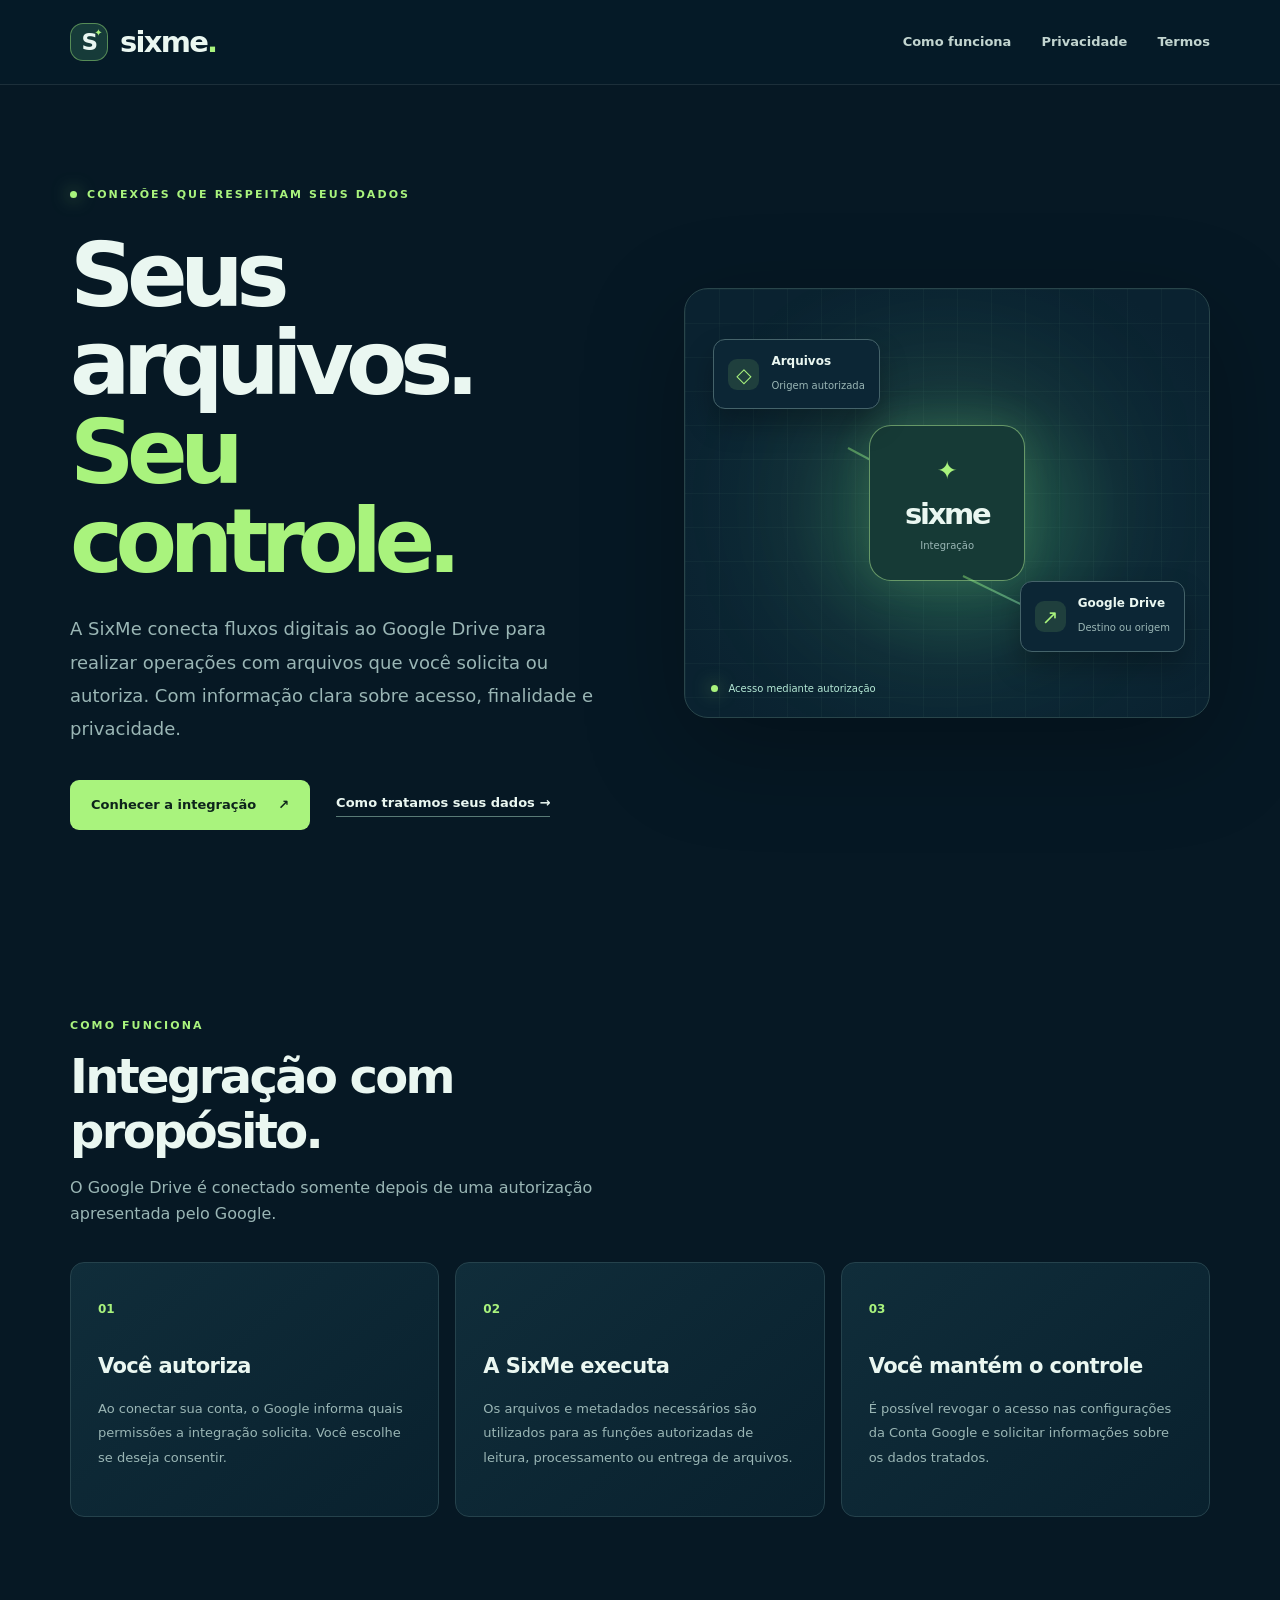
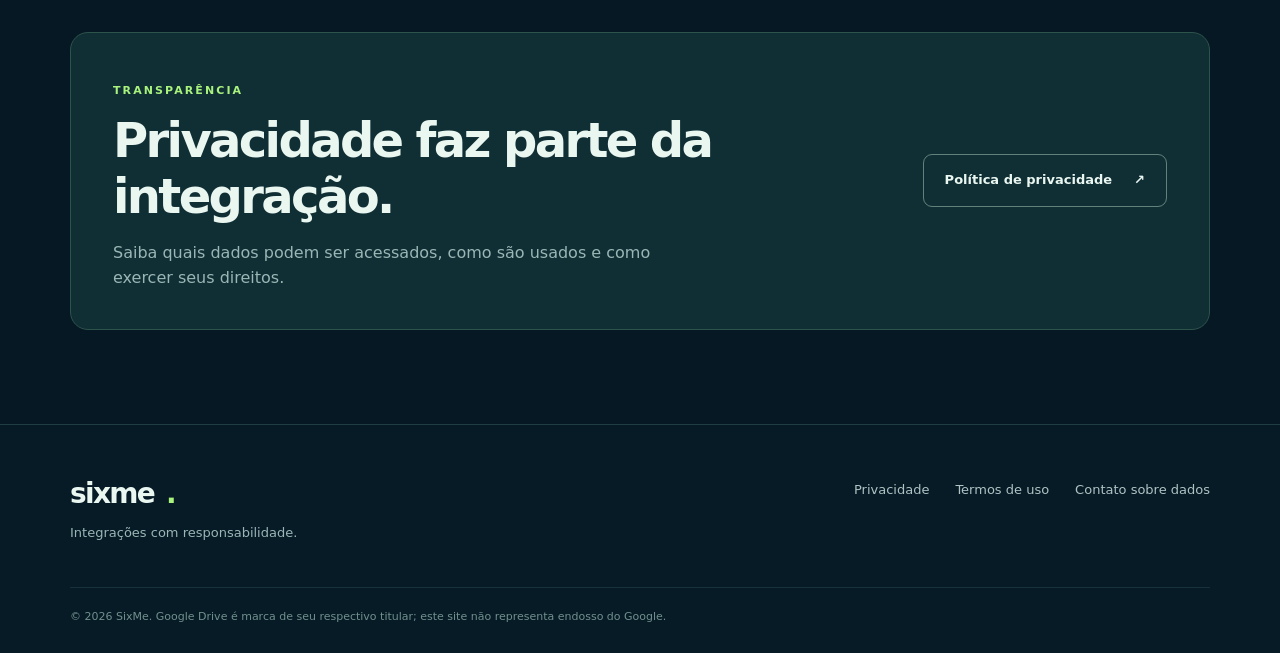
<file: index.html>
<!doctype html>
<html lang="pt-BR">
<head>
  <meta charset="utf-8">
  <meta name="viewport" content="width=device-width,initial-scale=1">
  <meta name="theme-color" content="#071d2b">
  <meta name="description" content="SixMe: integrações com Google Drive para fluxos autorizados de arquivos. Conheça o serviço e nossas políticas.">
  <link rel="canonical" href="https://www.sixme.com.br/">
  <link rel="stylesheet" href="/assets/site.css">
  <title>SixMe — Integrações seguras de arquivos</title>
</head>
<body>
  <a class="skip" href="#conteudo">Ir para o conteúdo</a>
  <header class="site-header">
    <div class="wrap nav">
      <a class="brand" href="/" aria-label="SixMe, início"><span class="brand-icon" aria-hidden="true">S<span>✦</span></span><span>sixme<span class="brand-dot">.</span></span></a>
      <nav aria-label="Navegação principal"><a href="#como-funciona">Como funciona</a><a href="/privacidade/">Privacidade</a><a href="/termos/">Termos</a></nav>
    </div>
  </header>
  <main id="conteudo">
    <section class="hero wrap">
      <div class="hero-copy">
        <p class="eyebrow"><span class="pulse"></span> Conexões que respeitam seus dados</p>
        <h1>Seus arquivos.<br><em>Seu controle.</em></h1>
        <p class="lead">A SixMe conecta fluxos digitais ao Google Drive para realizar operações com arquivos que você solicita ou autoriza. Com informação clara sobre acesso, finalidade e privacidade.</p>
        <div class="hero-actions"><a class="btn" href="#como-funciona">Conhecer a integração <span aria-hidden="true">↗</span></a><a class="text-link" href="/privacidade/">Como tratamos seus dados <span aria-hidden="true">→</span></a></div>
      </div>
      <div class="visual" aria-label="Ilustração de fluxo de arquivos autorizado">
        <div class="visual-glow"></div>
        <div class="flow-tile tile-origin"><span class="tile-icon">◇</span><span><strong>Arquivos</strong><small>Origem autorizada</small></span></div>
        <div class="flow-line line-one"></div>
        <div class="flow-center"><span>✦</span><strong>sixme</strong><small>Integração</small></div>
        <div class="flow-line line-two"></div>
        <div class="flow-tile tile-drive"><span class="tile-icon">↗</span><span><strong>Google Drive</strong><small>Destino ou origem</small></span></div>
        <div class="flow-note"><span class="note-dot"></span> Acesso mediante autorização</div>
      </div>
    </section>
    <section id="como-funciona" class="section wrap">
      <div class="section-head"><p class="eyebrow">Como funciona</p><h2>Integração com propósito.</h2><p>O Google Drive é conectado somente depois de uma autorização apresentada pelo Google.</p></div>
      <div class="feature-grid">
        <article class="feature"><span class="feature-number">01</span><h3>Você autoriza</h3><p>Ao conectar sua conta, o Google informa quais permissões a integração solicita. Você escolhe se deseja consentir.</p></article>
        <article class="feature"><span class="feature-number">02</span><h3>A SixMe executa</h3><p>Os arquivos e metadados necessários são utilizados para as funções autorizadas de leitura, processamento ou entrega de arquivos.</p></article>
        <article class="feature"><span class="feature-number">03</span><h3>Você mantém o controle</h3><p>É possível revogar o acesso nas configurações da Conta Google e solicitar informações sobre os dados tratados.</p></article>
      </div>
    </section>
    <section class="wrap policy-strip"><div><p class="eyebrow">Transparência</p><h2>Privacidade faz parte da integração.</h2><p>Saiba quais dados podem ser acessados, como são usados e como exercer seus direitos.</p></div><a class="btn btn-outline" href="/privacidade/">Política de privacidade <span aria-hidden="true">↗</span></a></section>
  </main>
  <footer><div class="wrap footer-inner"><div><a class="brand footer-brand" href="/">sixme<span class="brand-dot">.</span></a><p>Integrações com responsabilidade.</p></div><div class="footer-links"><a href="/privacidade/">Privacidade</a><a href="/termos/">Termos de uso</a><a href="mailto:contato@sixme.com.br">Contato sobre dados</a></div></div><div class="wrap copyright">© 2026 SixMe. Google Drive é marca de seu respectivo titular; este site não representa endosso do Google.</div></footer>
</body>
</html>
</file>
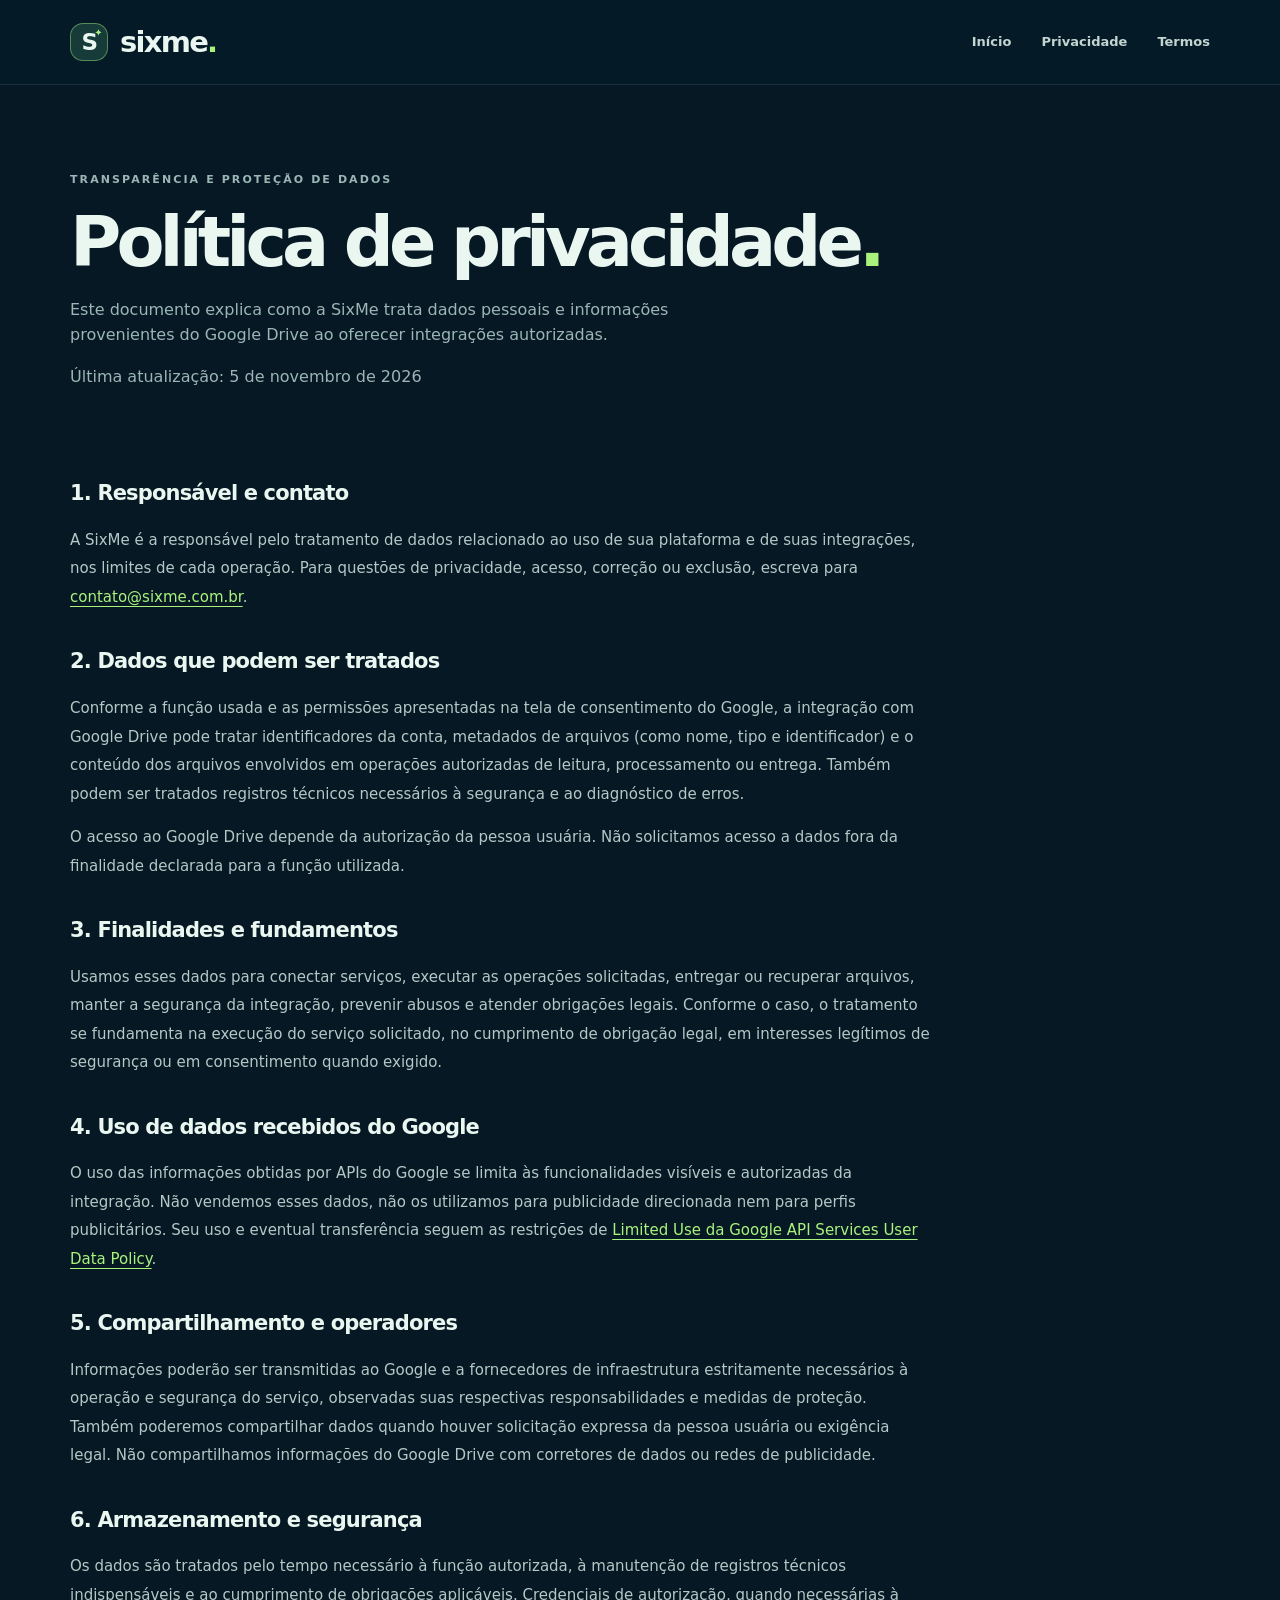
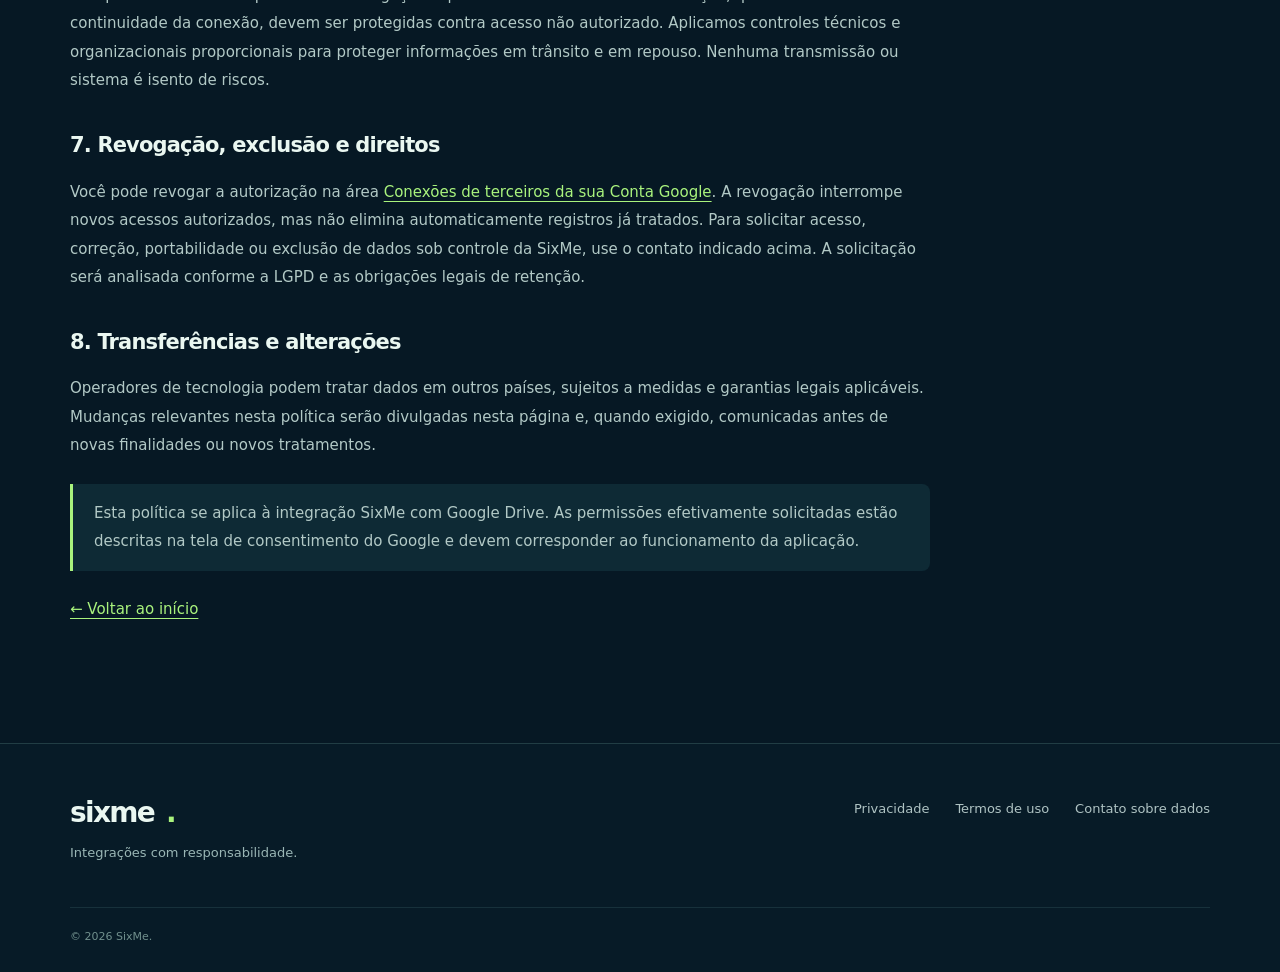
<file: privacidade/index.html>
<!doctype html>
<html lang="pt-BR">
<head><meta charset="utf-8"><meta name="viewport" content="width=device-width,initial-scale=1"><meta name="theme-color" content="#071d2b"><meta name="description" content="Política de privacidade da SixMe: tratamento de dados e integração com Google Drive."><link rel="canonical" href="https://www.sixme.com.br/privacidade/"><link rel="stylesheet" href="/assets/site.css"><title>Política de Privacidade — SixMe</title></head>
<body>
<a class="skip" href="#conteudo">Ir para o conteúdo</a>
<header class="site-header"><div class="wrap nav"><a class="brand" href="/"><span class="brand-icon" aria-hidden="true">S<span>✦</span></span><span>sixme<span class="brand-dot">.</span></span></a><nav aria-label="Navegação principal"><a href="/">Início</a><a href="/privacidade/" aria-current="page">Privacidade</a><a href="/termos/">Termos</a></nav></div></header>
<main class="wrap" id="conteudo">
<header class="legal-hero"><p class="eyebrow">Transparência e proteção de dados</p><h1>Política de privacidade<span class="brand-dot">.</span></h1><p>Este documento explica como a SixMe trata dados pessoais e informações provenientes do Google Drive ao oferecer integrações autorizadas.</p><p class="date">Última atualização: 5 de novembro de 2026</p></header>
<div class="legal">
<h2>1. Responsável e contato</h2>
<p>A SixMe é a responsável pelo tratamento de dados relacionado ao uso de sua plataforma e de suas integrações, nos limites de cada operação. Para questões de privacidade, acesso, correção ou exclusão, escreva para <a href="mailto:contato@sixme.com.br">contato@sixme.com.br</a>.</p>
<h2>2. Dados que podem ser tratados</h2>
<p>Conforme a função usada e as permissões apresentadas na tela de consentimento do Google, a integração com Google Drive pode tratar identificadores da conta, metadados de arquivos (como nome, tipo e identificador) e o conteúdo dos arquivos envolvidos em operações autorizadas de leitura, processamento ou entrega. Também podem ser tratados registros técnicos necessários à segurança e ao diagnóstico de erros.</p>
<p>O acesso ao Google Drive depende da autorização da pessoa usuária. Não solicitamos acesso a dados fora da finalidade declarada para a função utilizada.</p>
<h2>3. Finalidades e fundamentos</h2>
<p>Usamos esses dados para conectar serviços, executar as operações solicitadas, entregar ou recuperar arquivos, manter a segurança da integração, prevenir abusos e atender obrigações legais. Conforme o caso, o tratamento se fundamenta na execução do serviço solicitado, no cumprimento de obrigação legal, em interesses legítimos de segurança ou em consentimento quando exigido.</p>
<h2>4. Uso de dados recebidos do Google</h2>
<p>O uso das informações obtidas por APIs do Google se limita às funcionalidades visíveis e autorizadas da integração. Não vendemos esses dados, não os utilizamos para publicidade direcionada nem para perfis publicitários. Seu uso e eventual transferência seguem as restrições de <a href="https://developers.google.com/terms/api-services-user-data-policy" rel="noopener noreferrer">Limited Use da Google API Services User Data Policy</a>.</p>
<h2>5. Compartilhamento e operadores</h2>
<p>Informações poderão ser transmitidas ao Google e a fornecedores de infraestrutura estritamente necessários à operação e segurança do serviço, observadas suas respectivas responsabilidades e medidas de proteção. Também poderemos compartilhar dados quando houver solicitação expressa da pessoa usuária ou exigência legal. Não compartilhamos informações do Google Drive com corretores de dados ou redes de publicidade.</p>
<h2>6. Armazenamento e segurança</h2>
<p>Os dados são tratados pelo tempo necessário à função autorizada, à manutenção de registros técnicos indispensáveis e ao cumprimento de obrigações aplicáveis. Credenciais de autorização, quando necessárias à continuidade da conexão, devem ser protegidas contra acesso não autorizado. Aplicamos controles técnicos e organizacionais proporcionais para proteger informações em trânsito e em repouso. Nenhuma transmissão ou sistema é isento de riscos.</p>
<h2>7. Revogação, exclusão e direitos</h2>
<p>Você pode revogar a autorização na área <a href="https://myaccount.google.com/connections" rel="noopener noreferrer">Conexões de terceiros da sua Conta Google</a>. A revogação interrompe novos acessos autorizados, mas não elimina automaticamente registros já tratados. Para solicitar acesso, correção, portabilidade ou exclusão de dados sob controle da SixMe, use o contato indicado acima. A solicitação será analisada conforme a LGPD e as obrigações legais de retenção.</p>
<h2>8. Transferências e alterações</h2>
<p>Operadores de tecnologia podem tratar dados em outros países, sujeitos a medidas e garantias legais aplicáveis. Mudanças relevantes nesta política serão divulgadas nesta página e, quando exigido, comunicadas antes de novas finalidades ou novos tratamentos.</p>
<div class="info"><p>Esta política se aplica à integração SixMe com Google Drive. As permissões efetivamente solicitadas estão descritas na tela de consentimento do Google e devem corresponder ao funcionamento da aplicação.</p></div>
<p><a href="/">← Voltar ao início</a></p>
</div></main>
<footer><div class="wrap footer-inner"><div><a class="brand footer-brand" href="/">sixme<span class="brand-dot">.</span></a><p>Integrações com responsabilidade.</p></div><div class="footer-links"><a href="/privacidade/">Privacidade</a><a href="/termos/">Termos de uso</a><a href="mailto:contato@sixme.com.br">Contato sobre dados</a></div></div><div class="wrap copyright">© 2026 SixMe.</div></footer>
</body></html>
</file>
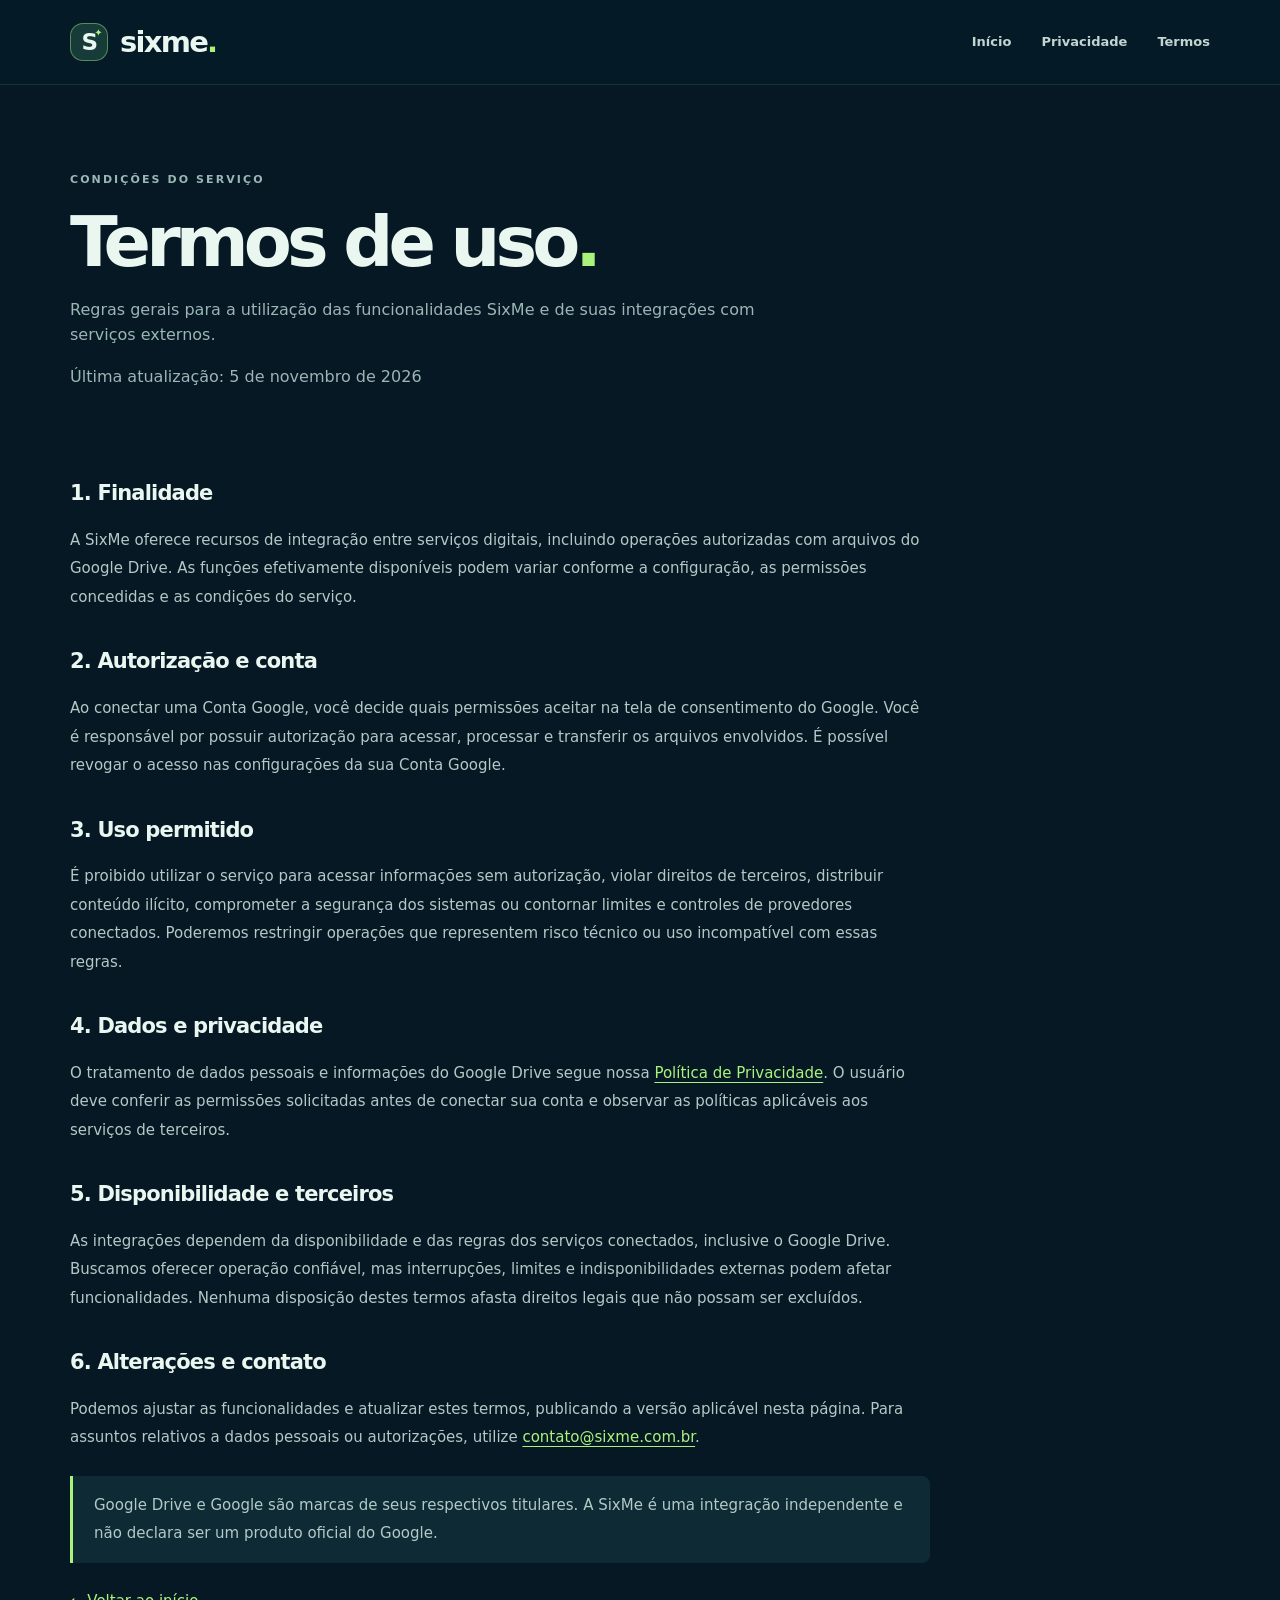
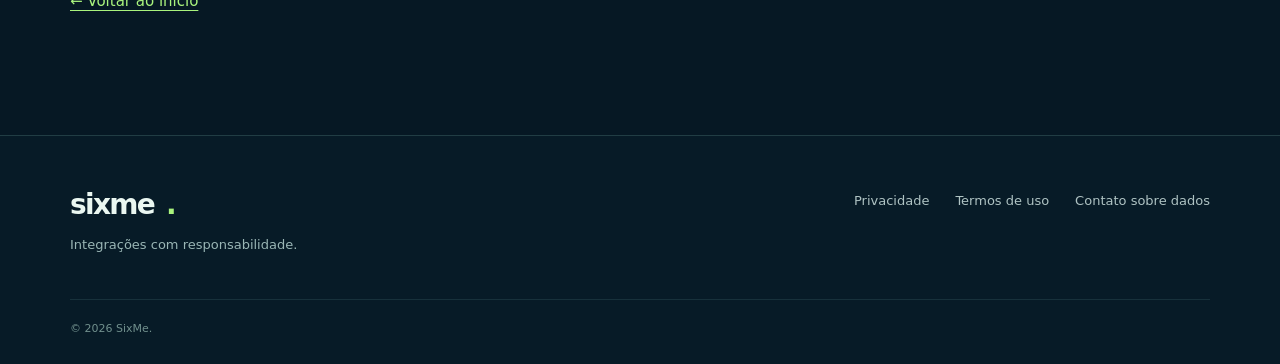
<file: termos/index.html>
<!doctype html>
<html lang="pt-BR">
<head><meta charset="utf-8"><meta name="viewport" content="width=device-width,initial-scale=1"><meta name="theme-color" content="#071d2b"><meta name="description" content="Termos de uso da SixMe e da integração com Google Drive."><link rel="canonical" href="https://www.sixme.com.br/termos/"><link rel="stylesheet" href="/assets/site.css"><title>Termos de Uso — SixMe</title></head>
<body>
<a class="skip" href="#conteudo">Ir para o conteúdo</a>
<header class="site-header"><div class="wrap nav"><a class="brand" href="/"><span class="brand-icon" aria-hidden="true">S<span>✦</span></span><span>sixme<span class="brand-dot">.</span></span></a><nav aria-label="Navegação principal"><a href="/">Início</a><a href="/privacidade/">Privacidade</a><a href="/termos/" aria-current="page">Termos</a></nav></div></header>
<main class="wrap" id="conteudo">
<header class="legal-hero"><p class="eyebrow">Condições do serviço</p><h1>Termos de uso<span class="brand-dot">.</span></h1><p>Regras gerais para a utilização das funcionalidades SixMe e de suas integrações com serviços externos.</p><p class="date">Última atualização: 5 de novembro de 2026</p></header>
<div class="legal">
<h2>1. Finalidade</h2><p>A SixMe oferece recursos de integração entre serviços digitais, incluindo operações autorizadas com arquivos do Google Drive. As funções efetivamente disponíveis podem variar conforme a configuração, as permissões concedidas e as condições do serviço.</p>
<h2>2. Autorização e conta</h2><p>Ao conectar uma Conta Google, você decide quais permissões aceitar na tela de consentimento do Google. Você é responsável por possuir autorização para acessar, processar e transferir os arquivos envolvidos. É possível revogar o acesso nas configurações da sua Conta Google.</p>
<h2>3. Uso permitido</h2><p>É proibido utilizar o serviço para acessar informações sem autorização, violar direitos de terceiros, distribuir conteúdo ilícito, comprometer a segurança dos sistemas ou contornar limites e controles de provedores conectados. Poderemos restringir operações que representem risco técnico ou uso incompatível com essas regras.</p>
<h2>4. Dados e privacidade</h2><p>O tratamento de dados pessoais e informações do Google Drive segue nossa <a href="/privacidade/">Política de Privacidade</a>. O usuário deve conferir as permissões solicitadas antes de conectar sua conta e observar as políticas aplicáveis aos serviços de terceiros.</p>
<h2>5. Disponibilidade e terceiros</h2><p>As integrações dependem da disponibilidade e das regras dos serviços conectados, inclusive o Google Drive. Buscamos oferecer operação confiável, mas interrupções, limites e indisponibilidades externas podem afetar funcionalidades. Nenhuma disposição destes termos afasta direitos legais que não possam ser excluídos.</p>
<h2>6. Alterações e contato</h2><p>Podemos ajustar as funcionalidades e atualizar estes termos, publicando a versão aplicável nesta página. Para assuntos relativos a dados pessoais ou autorizações, utilize <a href="mailto:contato@sixme.com.br">contato@sixme.com.br</a>.</p>
<div class="info"><p>Google Drive e Google são marcas de seus respectivos titulares. A SixMe é uma integração independente e não declara ser um produto oficial do Google.</p></div>
<p><a href="/">← Voltar ao início</a></p>
</div></main>
<footer><div class="wrap footer-inner"><div><a class="brand footer-brand" href="/">sixme<span class="brand-dot">.</span></a><p>Integrações com responsabilidade.</p></div><div class="footer-links"><a href="/privacidade/">Privacidade</a><a href="/termos/">Termos de uso</a><a href="mailto:contato@sixme.com.br">Contato sobre dados</a></div></div><div class="wrap copyright">© 2026 SixMe.</div></footer>
</body></html>
</file>
<file: assets/site.css>
:root{--bg:#061824;--panel:#0d2633;--panel2:#102d3a;--line:#25424c;--txt:#eaf7f1;--muted:#9ab6b5;--accent:#a9f37d;--accent2:#6bd8c6;--max:1140px;color-scheme:dark}
*{box-sizing:border-box}html{scroll-behavior:smooth}body{margin:0;background:var(--bg);color:var(--txt);font-family:Inter,ui-sans-serif,system-ui,-apple-system,BlinkMacSystemFont,"Segoe UI",sans-serif;line-height:1.6}a{color:inherit}a:focus-visible{outline:3px solid var(--accent);outline-offset:4px}::selection{background:var(--accent);color:var(--bg)}.wrap{width:min(calc(100% - 48px),var(--max));margin:auto}.skip{position:absolute;top:-100px;left:12px;padding:10px 16px;background:var(--accent);color:var(--bg);z-index:10}.skip:focus{top:10px}
.site-header{border-bottom:1px solid rgba(255,255,255,.09);background:#071c29d9;backdrop-filter:blur(14px);position:sticky;top:0;z-index:5}.nav{min-height:84px;display:flex;align-items:center;justify-content:space-between;gap:24px}.brand{text-decoration:none;display:inline-flex;gap:12px;align-items:center;font-size:29px;letter-spacing:-.06em;font-weight:760;line-height:1}.brand-dot{color:var(--accent)}.brand-icon{height:38px;width:38px;border:1px solid #a9f37d70;border-radius:13px;background:#163b39;display:flex;align-items:center;justify-content:center;font-size:23px;position:relative}.brand-icon span{font-size:10px;position:absolute;right:6px;top:4px;color:var(--accent)}nav{display:flex;gap:30px}nav a{font-size:13px;text-decoration:none;color:#c2d5d0;font-weight:650}nav a:hover,.footer-links a:hover{color:var(--accent)}
.hero{min-height:630px;display:grid;grid-template-columns:1.04fr .96fr;gap:45px;align-items:center;padding-top:90px;padding-bottom:96px}.eyebrow{font-size:11px;font-weight:800;letter-spacing:.19em;text-transform:uppercase;color:var(--accent);display:flex;align-items:center;gap:10px}.pulse,.note-dot{height:7px;width:7px;border-radius:50%;background:var(--accent);box-shadow:0 0 18px #a9f37dbb}.hero h1{font-size:clamp(58px,7vw,101px);line-height:.99;letter-spacing:-.085em;margin:27px 0}.hero h1 em{font-style:normal;color:var(--accent)}.lead{font-size:18px;color:var(--muted);max-width:530px;line-height:1.85}.hero-actions{display:flex;gap:26px;align-items:center;flex-wrap:wrap;margin-top:34px}.btn{display:inline-flex;justify-content:center;gap:22px;align-items:center;background:var(--accent);color:#0d241b;font-weight:800;padding:15px 21px;text-decoration:none;border-radius:9px;font-size:13px;transition:transform .15s,background .15s}.btn:hover{transform:translateY(-2px);background:#c7ffa5}.text-link{text-decoration:none;border-bottom:1px solid #597a76;padding-bottom:3px;font-size:13px;font-weight:750}.text-link:hover{color:var(--accent)}.btn-outline{background:none;border:1px solid #aacdb886;color:var(--txt);white-space:nowrap}.btn-outline:hover{background:#17382e}
.visual{height:430px;border:1px solid #29454a;border-radius:24px;background:radial-gradient(ellipse at 53% 55%,#164d49 0%,#0d2936 43%,#0a2230 80%);position:relative;overflow:hidden;box-shadow:0 30px 100px #0004}.visual:before{content:"";position:absolute;inset:0;background-image:linear-gradient(#b2ffdd08 1px,transparent 1px),linear-gradient(90deg,#b2ffdd08 1px,transparent 1px);background-size:34px 34px}.visual-glow{position:absolute;inset:100px 140px;border-radius:50%;background:#9afc7b2a;filter:blur(70px)}.flow-center{position:absolute;left:50%;top:50%;transform:translate(-50%,-50%);background:#163a36;border:1px solid #b7f59a80;border-radius:22px;display:flex;flex-direction:column;align-items:center;justify-content:center;width:156px;height:156px;box-shadow:0 0 40px #a6e98122}.flow-center>span{color:var(--accent);font-size:25px}.flow-center strong{font-size:29px;letter-spacing:-.08em}.flow-center small,.flow-tile small{color:var(--muted);font-size:10px}.flow-tile{position:absolute;z-index:1;padding:12px 14px;min-width:165px;border:1px solid #45636a;background:#0c2635;box-shadow:0 15px 28px #0004;border-radius:12px;display:flex;align-items:center;gap:12px}.flow-tile strong{display:block;font-size:12px}.flow-tile .tile-icon{display:grid;place-items:center;width:31px;height:31px;border-radius:9px;background:#a6f07b1e;color:var(--accent);font-size:20px}.tile-origin{top:50px;left:28px}.tile-drive{bottom:65px;right:24px}.flow-line{position:absolute;height:2px;background:linear-gradient(90deg,#9bfa7b88,#68b8c0);transform-origin:0 50%;opacity:.8}.line-one{width:160px;left:31%;top:37%;transform:rotate(28deg)}.line-two{width:160px;left:53%;top:67%;transform:rotate(26deg)}.flow-note{position:absolute;bottom:20px;left:26px;display:flex;align-items:center;gap:10px;font-size:10px;color:#b5e9d6}
.section{padding:80px 0 115px}.section-head{max-width:610px;margin-bottom:36px}.section-head h2,.policy-strip h2{font-size:clamp(31px,4vw,48px);letter-spacing:-.055em;line-height:1.15;margin:14px 0}.section-head p:not(.eyebrow),.policy-strip p:not(.eyebrow){color:var(--muted);font-size:16px}.feature-grid{display:grid;grid-template-columns:repeat(3,1fr);gap:16px}.feature{border:1px solid var(--line);padding:32px 27px;background:linear-gradient(140deg,#102d3a,#09212e);border-radius:14px;min-height:245px}.feature-number{font-size:12px;font-weight:800;color:var(--accent)}.feature h3{font-size:21px;letter-spacing:-.03em;margin:29px 0 8px}.feature p{color:var(--muted);font-size:13px;line-height:1.9}.policy-strip{border-radius:18px;background:#102f35;border:1px solid #2d534b;padding:38px 42px;margin-bottom:94px;display:flex;align-items:center;justify-content:space-between;gap:34px}.policy-strip p:not(.eyebrow){margin-bottom:0;max-width:590px}
footer{border-top:1px solid #213d44;background:#071b27}.footer-inner{padding:55px 0 30px;display:flex;justify-content:space-between;gap:24px}.footer-brand{font-size:28px}.footer-inner p{color:var(--muted);font-size:13px}.footer-links{display:flex;gap:26px;align-items:start;flex-wrap:wrap}.footer-links a{font-size:13px;color:#afc3c3;text-decoration:none}.copyright{padding:20px 0 27px;border-top:1px solid #17313b;color:#71908d;font-size:11px}
.legal-hero{padding:75px 0 28px;max-width:860px}.legal-hero h1{font-size:clamp(45px,6vw,70px);line-height:1.1;letter-spacing:-.07em;margin:15px 0}.legal-hero p{color:var(--muted);max-width:700px}.legal{max-width:860px;padding:10px 0 105px}.legal h2{font-size:21px;margin:34px 0 10px;letter-spacing:-.04em}.legal p,.legal li{color:#b2c9c6;font-size:15px;line-height:1.9}.legal ul{padding-left:20px}.legal a{color:var(--accent);text-underline-offset:4px}.legal .info{border-left:3px solid var(--accent);padding:15px 21px;background:#0e2a35;margin:24px 0;color:#d2e9de;border-radius:0 8px 8px 0}.legal .info p{margin:0}.legal .date{font-size:12px;color:#86aaa6}
@media(max-width:890px){.hero{grid-template-columns:1fr;padding-top:70px}.visual{max-width:600px;width:100%;margin:auto}.feature-grid{grid-template-columns:1fr}.feature{min-height:auto}.policy-strip{align-items:start;flex-direction:column}.section{padding-top:45px}}@media(max-width:560px){.wrap{width:min(calc(100% - 32px),var(--max))}.nav{min-height:72px}.brand{font-size:24px}.brand-icon{width:32px;height:32px}nav{gap:12px}nav a{font-size:11px}nav a:first-child{display:none}.hero{padding-top:52px;gap:40px}.hero h1{font-size:58px}.lead{font-size:16px}.visual{height:370px}.tile-origin{left:13px;top:30px}.tile-drive{right:9px;bottom:56px}.flow-center{width:126px;height:126px}.flow-line{display:none}.policy-strip{padding:25px}.footer-inner{flex-direction:column}.footer-links{gap:18px}.legal-hero{padding-top:50px}}
</file>
